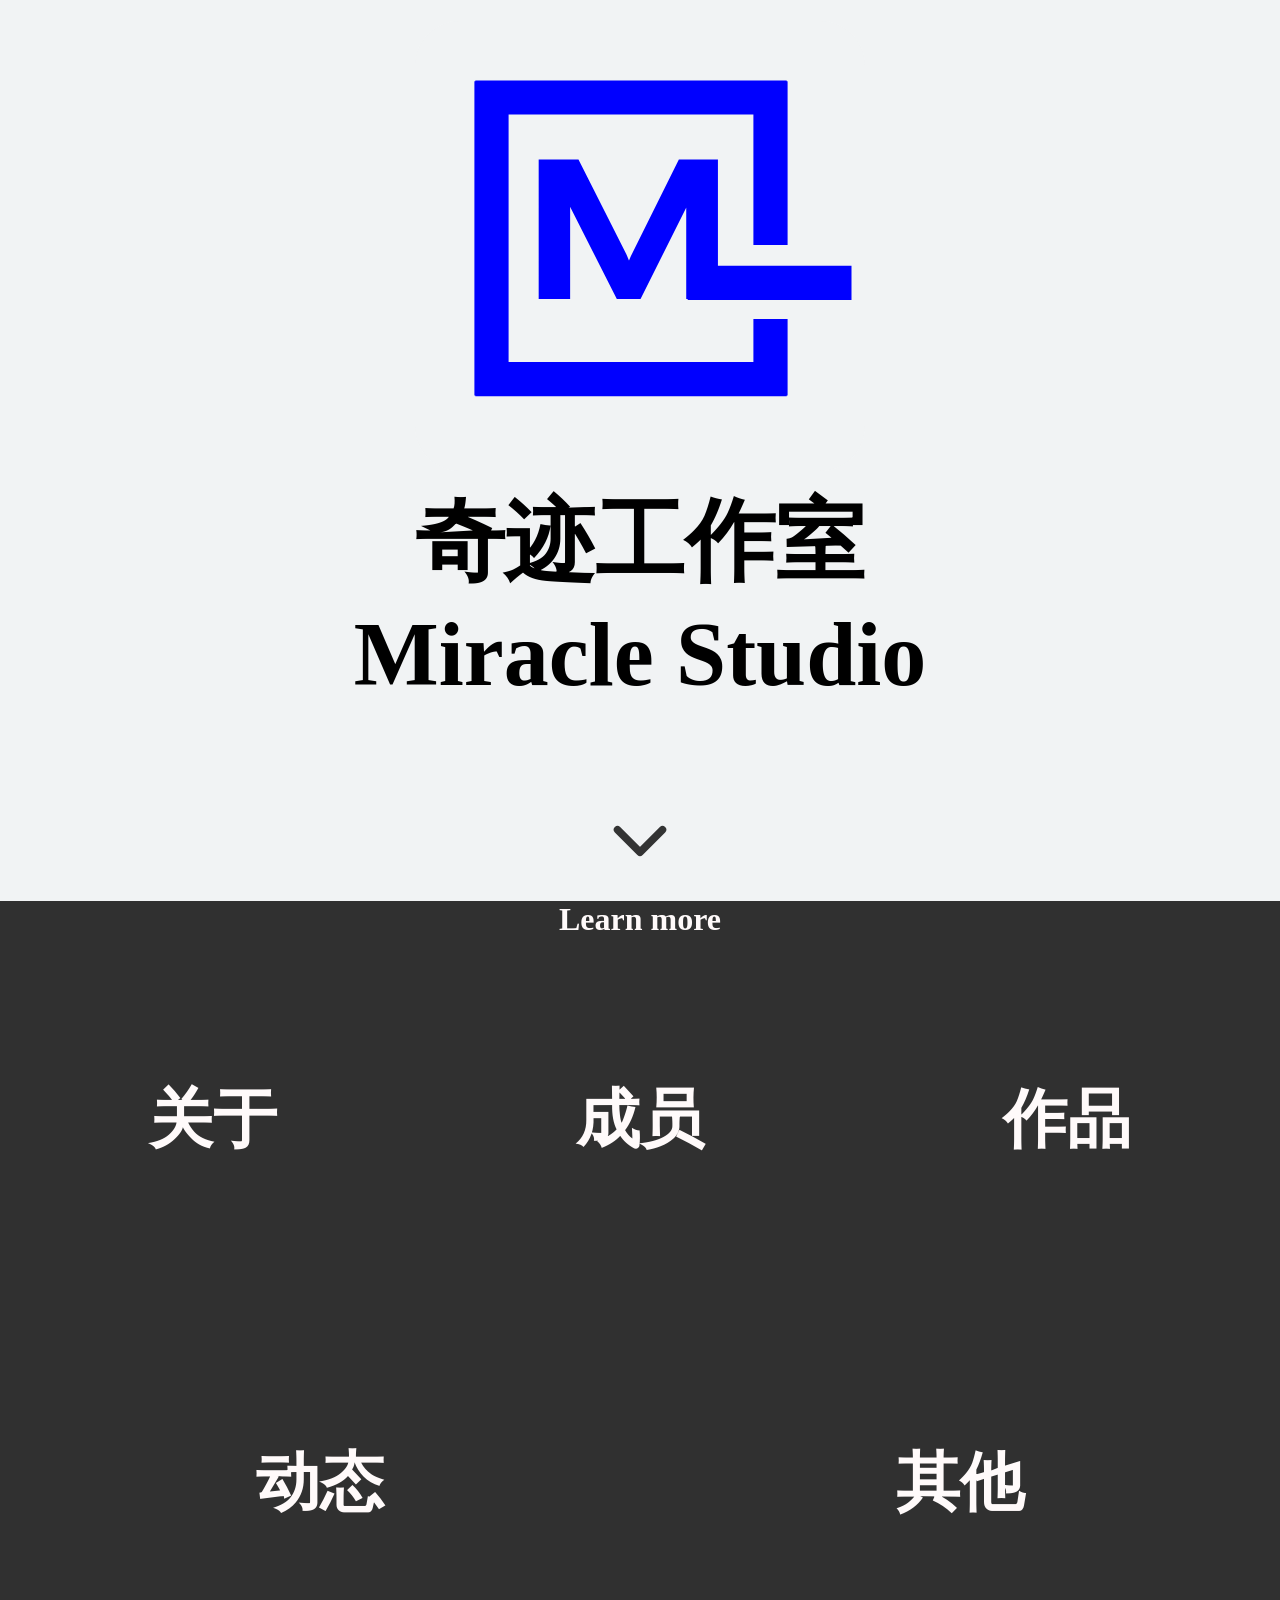
<file: index.html>
<!DOCTYPE html>
<html lang="zh-cn">

<head>
    <meta charset="UTF-8">
    <meta http-equiv="X-UA-Compatible" content="IE=edge">
    <meta name="viewport" content="width=device-width, initial-scale=1.0">
    <title>奇迹工作室</title>
    <link rel="icon" href="images/miracle-nobg.ico">
    <style>
        @keyframes start {
            0% {
                background-color: #000;
            }

            100% {
                background-color: #f1f3f4;
            }
        }

        * {
            margin: 0;
            padding: 0;
        }

        body {
            background-color: #f1f3f4;
        }

        body::-webkit-scrollbar,
        div::-webkit-scrollbar {
            display: none;
        }

        #logo img {
            display: block;
            background-color: #f1f3f4;
            margin: 10px;
            border-radius: 5vmin;
            transition: all .2s linear;
        }

        #logo img:hover {
            right: 5px;
            bottom: 5px;
            box-shadow: 10px 10px 20px #303030,
                inset 10px 10px 20px #fff;
        }

        #start {
            width: 100%;
            height: 100vh;
            display: flex;
            justify-content: center;
            align-items: center;
            flex-direction: column;
            animation: start 1s linear;
        }

        #start img {
            width: 50vmin;
        }

        .name {
            font-size: 10vmin;
            font-weight: bold;
            transition: all .2s linear;
        }

        .name:hover {
            text-shadow: 0 0 50px #000;
        }

        #menu img {
            width: 10vmin;
        }

        #content {
            width: 100%;
            background-color: #303030;
            border-top: #f1f3f4 solid 1px;
            color: #fffafa;
        }

        nav {
            display: flex;
            justify-content: space-around;
            align-items: center;
            flex-wrap: wrap;
        }

        nav a {
            display: inline-block;
            margin: 10px;
            padding: 2em;
            font-weight: bold;
            font-size: 5vw;
            font-family: fangsong;
            color: #fffafa;
            text-decoration: none;
            transition: all .2s linear;
            border-radius: 2em;
        }

        nav a:hover {
            box-shadow: inset 0 0 30px #fffafa;
        }
    </style>
</head>

<body>
    <div id="start">
        <div id="logo">
            <img src="images/miracle.svg" alt="奇迹工作室" />
        </div>
        <div class="name" style="font-family: fangsong;">
            奇迹工作室
        </div>
        <div class="name" style="font-family: 'Times New Roman';">
            Miracle&nbsp;Studio
        </div>
        <div style="margin-top: 10vmin;"><a href="#000"><img src="/images/arrow-down.svg" alt="↓" style="width: 10vmin;" /></a></div>
    </div>
    <div id="content">
        <h1 id="000" style="text-align: center;">Learn more</h1>
        <nav>
                <a href="info">关于</a>
                <a href="members">成员</a>
                <a href="works">作品</a>
                <a href="activities">动态</a>
                <a href="others">其他</a>
        </nav>
    </div>
    <script src="scripts/main.js"></script>
</body>

</html>
</file>
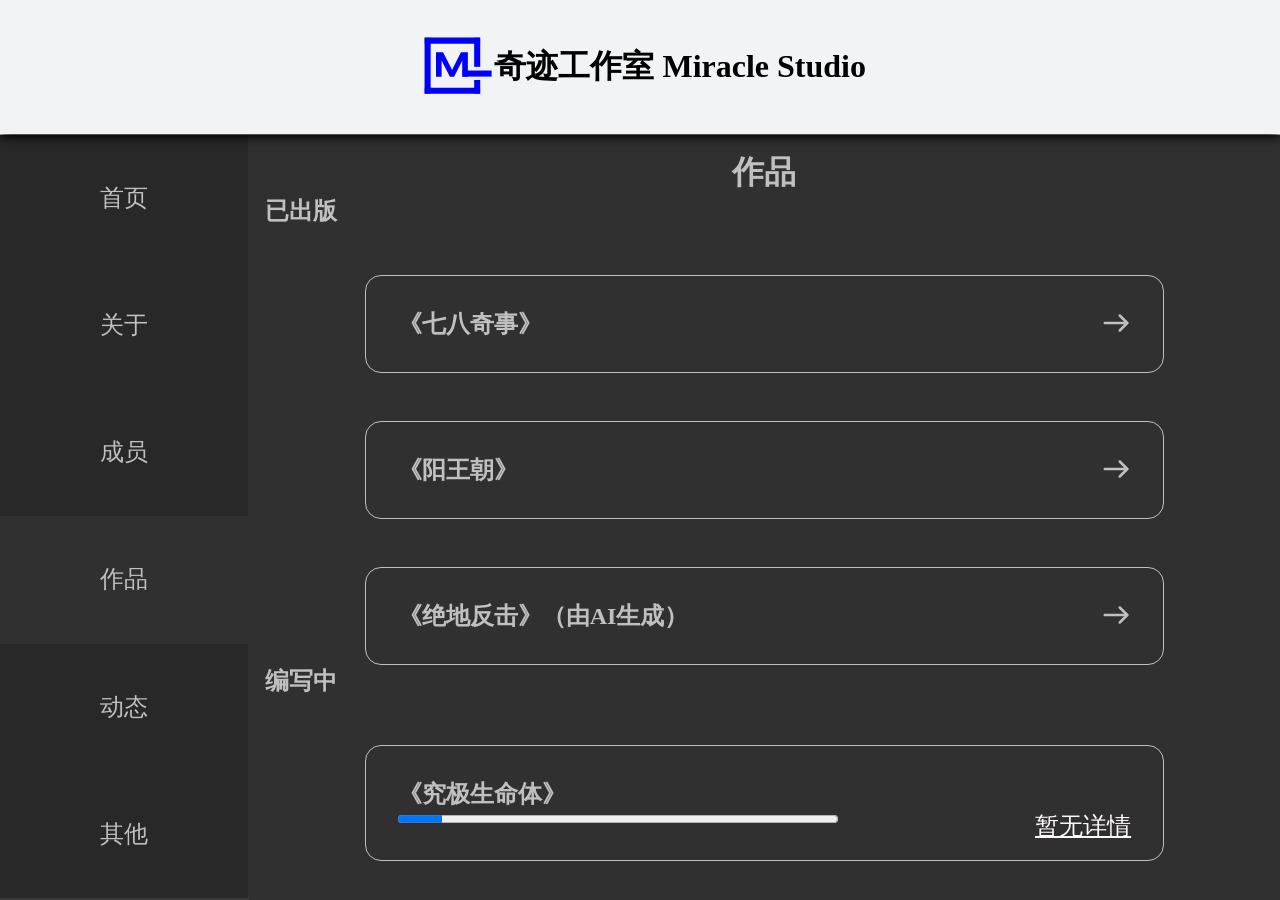
<file: works/index.html>
<!DOCTYPE html>
<html lang="zh-cn">

<head>
    <meta charset="UTF-8">
    <meta http-equiv="X-UA-Compatible" content="IE=edge">
    <meta name="viewport" content="width=device-width, initial-scale=1.0">
    <title>奇迹工作室</title>
    <link rel="icon" href="../images/miracle-nobg.ico">
    <link rel="stylesheet" href="../style/main.css">
    <style>
        nav a:nth-child(4) {
            background-color: #303030;
            border-right: 1px solid #303030;
            color: #c0c0c0;
        }

        #main {
            overflow: auto;
        }

        .details {
            margin-top: 3em;
            border-radius: 1em;
            padding: 2em;
            border: #c0c0c0 solid 1px;
            width: calc(80% - 4em - 2px);
            margin-left: 10%;
            margin-right: 10%;
            transition: background-color .2s linear;
        }

        .details:hover {
            background-color: #404040;
        }

        .details>h2 {
            display: inline-block;
        }

        .details progress {
            width: 60%;
        }

        .details a {
            float: right;
            text-decoration: underline;
            font-family: 宋体;
            font-size: 1.5em;
        }
    </style>
</head>

<body>
    <header>
        <div class="left">
            <img src="../images/miracle.svg" style="height: 60%;" />
            <h1 style="display: inline-block;">奇迹工作室&nbsp;<wbr />Miracle&nbsp;Studio</h1>
        </div>
        <div id="nav-phone"><img src="../images/nav-phone.svg" alt=""></div>
    </header>
    <div id="content">
        <nav>
            <a href="../.">首页</a>
            <a href="../info">关于</a>
            <a href="../members">成员</a>
            <a href="../works">作品</a>
            <a href="../activities">动态</a>
            <a href="../others">其他</a>
        </nav>
        <div id="main">
            <h1>作品</h1>
            <div id="done">
                <h2>已出版</h2>
                <div class="details">
                    <h2>《七八奇事》</h2>
                    <a href="01"><img src="../images/arrow-right.svg" alt="详情" /></a>
                </div>
                <div class="details">
                    <h2>《阳王朝》</h2>
                    <a href="02"><img src="../images/arrow-right.svg" alt="详情" /></a>
                </div>
                <div class="details">
                    <h2>《绝地反击》（由AI生成）</h2>
                    <a href="03"><img src="../images/arrow-right.svg" alt="详情" /></a>
                </div>
            </div>
            <div id="finishing">
                <h2>编写中</h2>
                <div class="details">
                    <h2>《究极生命体》</h2>
                    <br />
                    <progress value="10" max="100"></progress>
                    <a href="javascript:void">暂无详情</a>
                </div>
            </div>
        </div>
    </div>
    <div id="dark-bg-nav"></div>
    <script src="../scripts/main.js"></script>
    <div id="dark-bg-nav"></div>
</body>

</html>
</file>
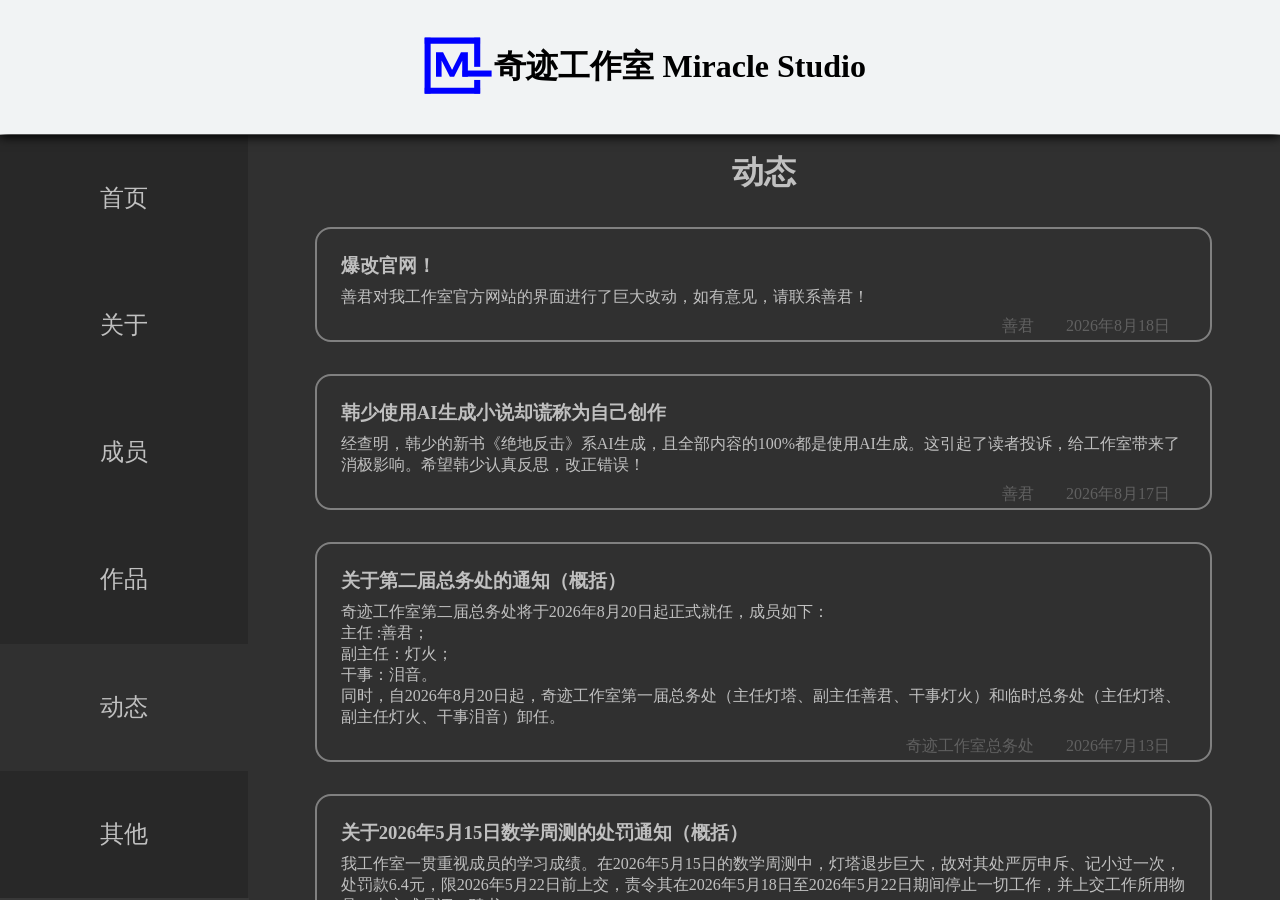
<file: activities.html>
<!DOCTYPE html>
<html lang="zh-cn">

<head>
    <meta charset="UTF-8">
    <meta http-equiv="X-UA-Compatible" content="IE=edge">
    <meta name="viewport" content="width=device-width, initial-scale=1.0">
    <title>奇迹工作室</title>
    <link rel="icon" href="images/miracle-nobg.ico">
    <link rel="stylesheet" href="style/main.css">
    <style>
        nav a:nth-child(5) {
            background-color: #303030;
            border-right: 1px solid #303030;
            color: #c0c0c0;
        }

        #acs {
            width: calc(90% - 2px);
            margin: 0 5%;
        }

        .ac {
            padding: 1.5em;
            border: #808080 solid 2px;
            border-radius: 1em;
            margin: 2em 0;
        }

        .ac .date,
        .ac .author {
            float: right;
            margin: 0 1em;
            color: #606060;
        }

        .ac .content {
            margin: .5em 0;
        }
    </style>
</head>

<body>
    <header>
        <div class="left">
            <img src="images/miracle.svg" style="height: 60%;" />
            <h1 style="display: inline-block;">奇迹工作室&nbsp;<wbr />Miracle&nbsp;Studio</h1>
        </div>
        <div id="nav-phone"><img src="images/nav-phone.svg" alt=""></div>
    </header>
    <div id="content">
        <nav>
            <a href="/.">首页</a>
            <a href="info">关于</a>
            <a href="members">成员</a>
            <a href="works">作品</a>
            <a href="activities">动态</a>
            <a href="others">其他</a>
        </nav>
        <div id="main">
            <h1>动态</h1>
            <div id="acs"></div>
        </div>
    </div>
    <div id="dark-bg-nav"></div>
    <script src="scripts/main.js"></script>
    <script>
        var acs = document.getElementById("acs");
        var xmlhttp = new XMLHttpRequest();
        xmlhttp.onreadystatechange = function () {
            if (this.readyState == 4 && this.status == 200) {
                var activities_content = JSON.parse(this.responseText);
                var items = activities_content.items;
                for (var i = items.length - 1; i >= 0; i--){
                    var title = document.createElement("h3");
                    var content = document.createElement("div");
                    var date = document.createElement("span");
                    var author = document.createElement("span");
                    title.setAttribute("class", "title");
                    content.setAttribute("class", "content");
                    date.setAttribute("class", "date");
                    author.setAttribute("class", "author");
                    title.innerHTML = items[i].title;
                    content.innerHTML = items[i].content;
                    date.innerHTML = items[i].date;
                    author.innerHTML = items[i].author;
                    var ac = document.createElement("div");
                    ac.setAttribute("class", "ac");
                    ac.appendChild(title);
                    ac.appendChild(content);
                    ac.appendChild(date);
                    ac.appendChild(author);
                    acs.appendChild(ac);
                }
            }
        };
        xmlhttp.open("GET", "activities_content.json", true);
        xmlhttp.send();
    </script>
</body>

</html>
</file>
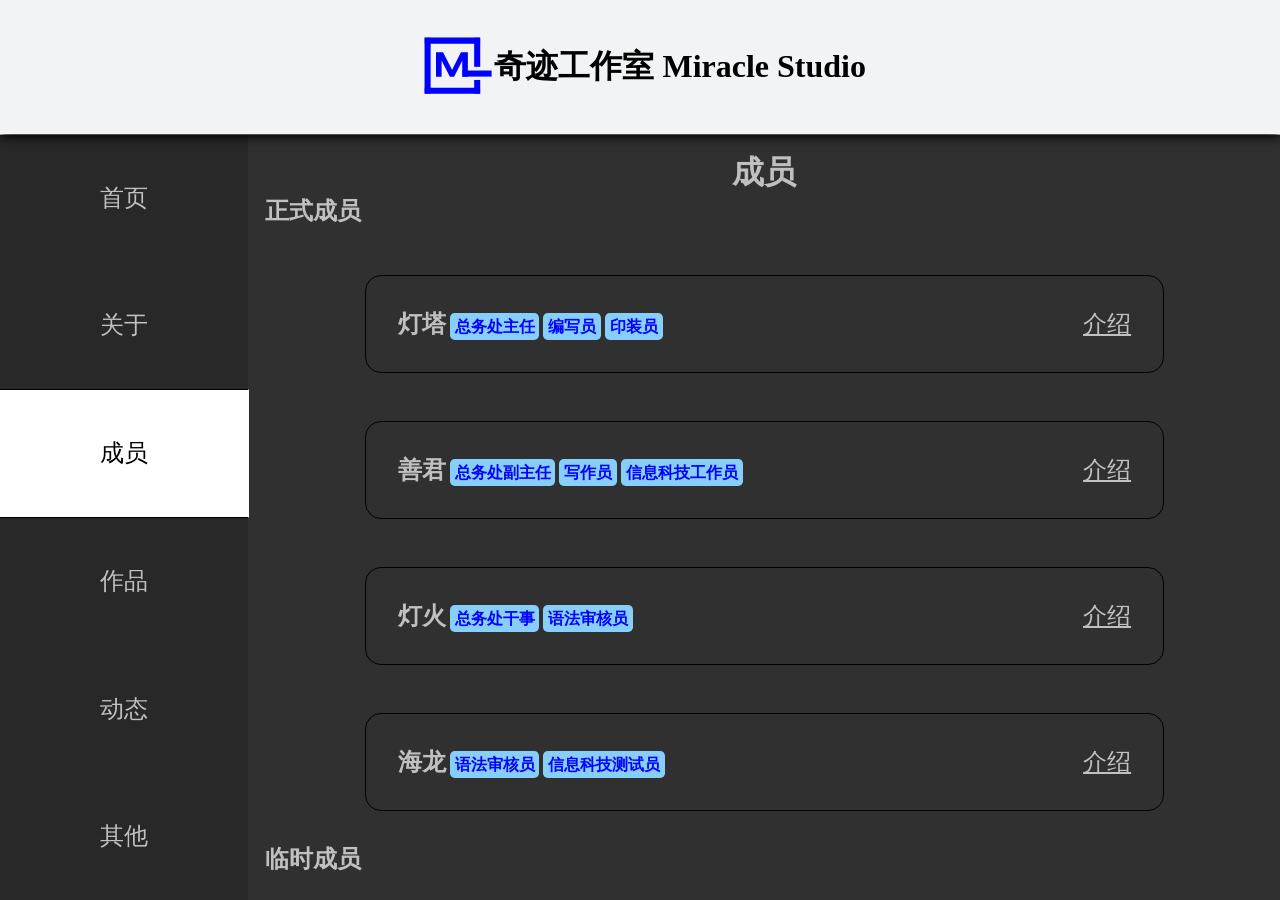
<file: charactors.html>
<!DOCTYPE html>
<html lang="zh-cn">

<head>
    <meta charset="UTF-8">
    <meta http-equiv="X-UA-Compatible" content="IE=edge">
    <meta name="viewport" content="width=device-width, initial-scale=1.0">
    <title>奇迹工作室</title>
    <link rel="icon" href="images/miracle-nobg.ico">
    <link rel="stylesheet" href="style/main.css">
    <style>
        nav a:nth-child(3) {
            background-color: white;
            border-bottom: 1px solid #000;
            border-top: 1px solid #000;
            border-right: 1px solid snow;
        }

        nav a:nth-child(3) {
            color: #000;
        }

        #main {
            overflow: auto;
        }

        #zs,
        #ls {
            width: 100%;
            margin-bottom: 2em;
        }

        .details {
            margin-top: 3em;
            border-radius: 1em;
            padding: 2em;
            border: #000 solid 1px;
            width: calc(80% - 4em - 2px);
            margin-left: 10%;
            margin-right: 10%;
            transition: background-color .2s linear;
        }

        .details:hover {
            background-color: #f0f0f0;
        }

        .details>h2 {
            display: inline-block;
        }

        .details>.zhiwei {
            font-weight: bold;
            color: #0000ff;
            background-color: #87cefa;
            padding: .3em;
            border-radius: .3em;
            font-family: 黑体;
        }

        .introductions {
            float: right;
            text-decoration: underline;
            font-family: 宋体;
            font-size: 1.5em;
        }

        .introductions:hover {
            font-weight: bold;
        }

        #window {
            position: absolute;
            top: 0;
            left: 0;
            display: none;
            width: 100%;
            height: 100%;
        }

        #window .bg {
            width: 100%;
            height: 100%;
            background-color: #00000080;
        }

        #window .win {
            position: absolute;
            top: 15%;
            left: 10%;
            width: calc(80% - 4em);
            height: calc(70% - 4em);
            padding:2em;
            background-color: #fffafa;
            border-radius: 3em;
            overflow: hidden;
        }

        .win .shut {
            padding: 0.5em;
            position: absolute;
            top: 2em;
            right: 2em;
            font-weight: bold;
        }

        .win .shut:hover {
            background-color: #f1f3f4;
            cursor: pointer;
        }

        .win .shut:active {
            background-color: #808080;
            color: #fff;
        }

        .win .shut img {
            width: 2em;
        }

        .win .zhiwei{
            font-family: 黑体;
            font-weight: bold;
            color: blue;
        }

        .win .content {
            font-family: 宋体;
            overflow-y: scroll;
            overflow-x: hidden;
            height: 80%;
        }

        .win .content table tr td {
            vertical-align: top;
        }
    </style>
</head>

<body>
    <header>
        <div class="left">
            <img src="images/miracle.svg" style="height: 60%;" />
            <h1 style="display: inline-block;">奇迹工作室&nbsp;<wbr />Miracle&nbsp;Studio</h1>
        </div>
        <div id="nav-phone"><img src="images/nav-phone.svg" alt=""></div>
    </header>
    <div id="content">
        <nav>
            <a href="index.html">首页</a>
            <a href="info.html">关于</a>
            <a href="charactors.html">成员</a>
            <a href="works.html">作品</a>
            <a href="activities.html">动态</a>
            <a href="others.html">其他</a>
        </nav>
        <div id="main">
            <h1>成员</h1>

            <div id="zs">
                <h2>正式成员</h2>
                <div class="details">
                    <h2>灯塔</h2>
                    <span class="zhiwei">总务处主任</span>
                    <span class="zhiwei">编写员</span>
                    <span class="zhiwei">印装员</span>
                    <span class="introductions" onclick="show(0)">介绍</span>
                </div>
                <div class="details">
                    <h2>善君</h2>
                    <span class="zhiwei">总务处副主任</span>
                    <span class="zhiwei">写作员</span>
                    <span class="zhiwei">信息科技工作员</span>
                    <span class="introductions" onclick="show(1)">介绍</span>
                </div>
                <div class="details">
                    <h2>灯火</h2>
                    <span class="zhiwei">总务处干事</span>
                    <span class="zhiwei">语法审核员</span>
                    <span class="introductions" onclick="show(2)">介绍</span>
                </div>
                <div class="details">
                    <h2>海龙</h2>
                    <span class="zhiwei">语法审核员</span>
                    <span class="zhiwei">信息科技测试员</span>
                    <span class="introductions" onclick="show(3)">介绍</span>
                </div>
            </div>
            <div id="ls">
                <h2>临时成员</h2>
                <div class="details">
                    <h2>韩少</h2>
                    <span class="zhiwei">印刷员</span>
                </div>
                <div class="details">
                    <h2>舟渡</h2>
                    <span class="zhiwei">写作员</span>
                </div>
                <div class="details">
                    <h2>泪音</h2>
                    <span class="zhiwei">文学指导</span>
                </div>
            </div>
        </div>
        <div id="window">
            <div class="bg" onclick="shut()"></div>
            <div class="win">
                <h1>灯塔</h1>
                <div class="shut" onclick="shut()"><img src="images/shut.svg" alt="" /></div>
                <div class="zhiwei">
                    总务处主任&nbsp;编写员&nbsp;印装员
                </div>
                <div class="content">
                    灯塔，本姓谢，2012年出生于山东青岛，原籍陕西渭南。
                    <table>
                        <tr>
                            <td>2024年9月</td>
                            <td>进入初中，与善君相识。</td>
                        </tr>
                        <tr>
                            <td>2024年10月</td>
                            <td>在善君的协助下创建奇迹工作室，成为奇迹工作室创始人。</td>
                        </tr>
                        <tr>
                            <td>2024年11月</td>
                            <td>为善君颁发临时聘书，聘其为临时编写员。</td>
                        </tr>
                        <tr>
                            <td>2024年9月至2025年1月</td>
                            <td>与善君共同完成奇迹工作室第一部书籍《七八奇事》，并使其成为灯塔代表作。</td>
                        </tr>
                        <tr>
                            <td>2025年5月</td>
                            <td>编写单篇文章《奇梦志》、《擒屎皇》，后不幸被善君丢失。</td>
                        </tr>
                        <tr>
                            <td>2025年10月</td>
                            <td>参与设计创意记事本《无字真经》。</td>
                        </tr>
                        <tr>
                            <td>2025年11月</td>
                            <td>主持设立“可信任人员”，共3人。</td>
                        </tr>
                        <tr>
                            <td>2025年11月</td>
                            <td>创立《奇迹报》，后因阅读人数过少发行5次后停刊</td>
                        </tr>
                        <tr>
                            <td>&nbsp;</td>
                            <td>计划《至德御批御览》，但因编写计划规模变大，改名《至德的斗争》，后持续扩大规模，最终定名《阳王朝》，灯塔担任该书主编。</td>
                        </tr>
                        <tr>
                            <td>2026年2月</td>
                            <td>邀请灯火成为《阳王朝》审核员。</td>
                        </tr>
                        <tr>
                            <td>2026年3月</td>
                            <td>批准善君为奇迹工作室制作官网的计划。</td>
                        </tr>
                        <tr>
                            <td>&nbsp;</td>
                            <td>为善君、灯火、韩少、啥笔（后改为海龙）颁发临时聘书，聘韩少为工作室助理，啥笔（海龙）为官方网站审核员。（灯火、善君职位详见其介绍）</td>
                        </tr>
                        <tr>
                            <td>2026年4月</td>
                            <td>为善君、灯火颁发正式成员证，使他们成为奇迹工作室正式成员；为泪音颁发临时聘书，聘其为文学审核员；增加冷雾为信任人员。</td>
                        </tr>
                        <tr>
                            <td>目前</td>
                            <td>《阳王朝》一书正在编写。</td>
                        </tr>
                    </table>
                </div>
            </div>
            <div class="win">
                <h1>善君</h1>
                <div class="shut" onclick="shut()"><img src="images/shut.svg" alt="" /></div>
                <div class="zhiwei">
                    总务处副主任&nbsp;信息科技工作员
                </div>
                <div class="content">
                    善君，本姓孙，2012年4月出生于山东日照，后至青岛就读。
                    <table>
                        <tr>
                            <td>2024年9月</td>
                            <td>与灯塔相识。</td>
                        </tr>
                        <tr>
                            <td>2024年10月</td>
                            <td>协助灯塔创立编写组织奇迹工作室。</td>
                        </tr>
                        <tr>
                            <td>2024年11月</td>
                            <td>灯塔为其颁发临时聘书，聘其为临时编写员。</td>
                        </tr>
                        <tr>
                            <td>2024年9月至2025年1月</td>
                            <td>与灯塔一起完成奇迹工作室第一部书籍《七八奇事》。《七八奇事》为其代表作。</td>
                        </tr>
                        <tr>
                            <td>2025年9月</td>
                            <td>创立《八八周报》，但由于无时间写作等原因发行一次后停刊。</td>
                        </tr>
                        <tr>
                            <td>2025年10月</td>
                            <td>设计创意记事本《无字真经》。</td>
                        </tr>
                        <tr>
                            <td>2025年12月</td>
                            <td>参与编写由灯塔创立的《奇迹报》，但由于无人阅览等原因，发行五次后被迫停刊。</td>
                        </tr>
                        <tr>
                            <td>2026年1月</td>
                            <td>编写《灯塔传》。</td>
                        </tr>
                        <tr>
                            <td>2026年3月</td>
                            <td>提议制作奇迹工作室官方网站，灯塔同月批准其执行，最终于2026年5月5日完成。</td>
                        </tr>
                    </table>  
                </div>
            </div>
            <div class="win">
                <h1>灯火</h1>
                <div class="shut" onclick="shut()"><img src="images/shut.svg" alt="" /></div>
                <div class="zhiwei">
                    语法审核员
                </div>
                <div class="content">
                    灯火，男，本姓赵，2012年生人。
                    <table>
                        <tr>
                            <td>2024年9月</td>
                            <td>与灯塔、善君等人相识。</td>
                        </tr>
                        <tr>
                            <td>2025年9月</td>
                            <td>被灯塔列入第一批信任人员名单，加入奇迹工作室。</td>
                        </tr>
                        <tr>
                            <td>2025年10月</td>
                            <td>参与设计创意记事本《无字真经》。</td>
                        </tr>
                        <tr>
                            <td>2026年4月</td>
                            <td>审核灯塔编写的中篇小说《阳王朝》。</td>
                        </tr>
                        <tr>
                            <td>&nbsp;</td>
                            <td>成为本工作室正式成员。</td>
                        </tr>
                    </table>
                </div>
            </div>
            <div class="win">
                <h1>海龙</h1>
                <div class="shut" onclick="shut()"><img src="images/shut.svg" alt="" /></div>
                <div class="zhiwei">
                    语法审核员
                </div>
                <div class="content">
                    海龙，男，本姓王，2012年3月生于山东日照。此人勤奋好学，成绩甚优异，平日开朗。身高，长发掩目。他不仅学习好，体育亦优秀，跑甚快，精于篮球。
                    <table>
                        <tr>
                            <td>2024年9月</td>
                            <td>与灯塔、善君等人相识。</td>
                        </tr>
                        <tr>
                            <td>2025年9月</td>
                            <td>被灯塔列入第一批信任人员名单，加入奇迹工作室。</td>
                        </tr>
                        <tr>
                            <td>2025年10月</td>
                            <td>参与设计创意记事本《无字真经》。</td>
                        </tr>
                        <tr>
                            <td>2026年3月</td>
                            <td>成为善君开发的本工作室官方网站测试员。</td>
                        </tr>
                        <tr>
                            <td>2026年4月</td>
                            <td>审核灯塔编写的中篇小说《阳王朝》。</td>
                        </tr>
                        <tr>
                            <td>&nbsp;</td>
                            <td>成为本工作室临时成员。</td>
                        </tr>
                        <tr>
                            <td>2026年5月</td>
                            <td>申请成为本工作室正式成员，获总务处批准，成为正式成员。</td>
                        </tr>
                    </table>
                </div>
            </div>
        </div>
    </div>
    <script>
        function show(n){
            var win = document.getElementById("window");
            var wins = document.getElementsByClassName("win");
            win.style.display = "block";
            wins[n].style.display = "block";
            for (var i = 0; i < wins.length; i++){
                if (i == n){
                    continue;
                } else {
                    wins[i].style.display = "none";
                }
            }
        }

        function shut(){
            document.getElementById("window").style.display = "none";
        }
    </script>
    <div id="dark-bg-nav"></div>
    <script src="scripts/main.js"></script>
</body>

</html>
</file>
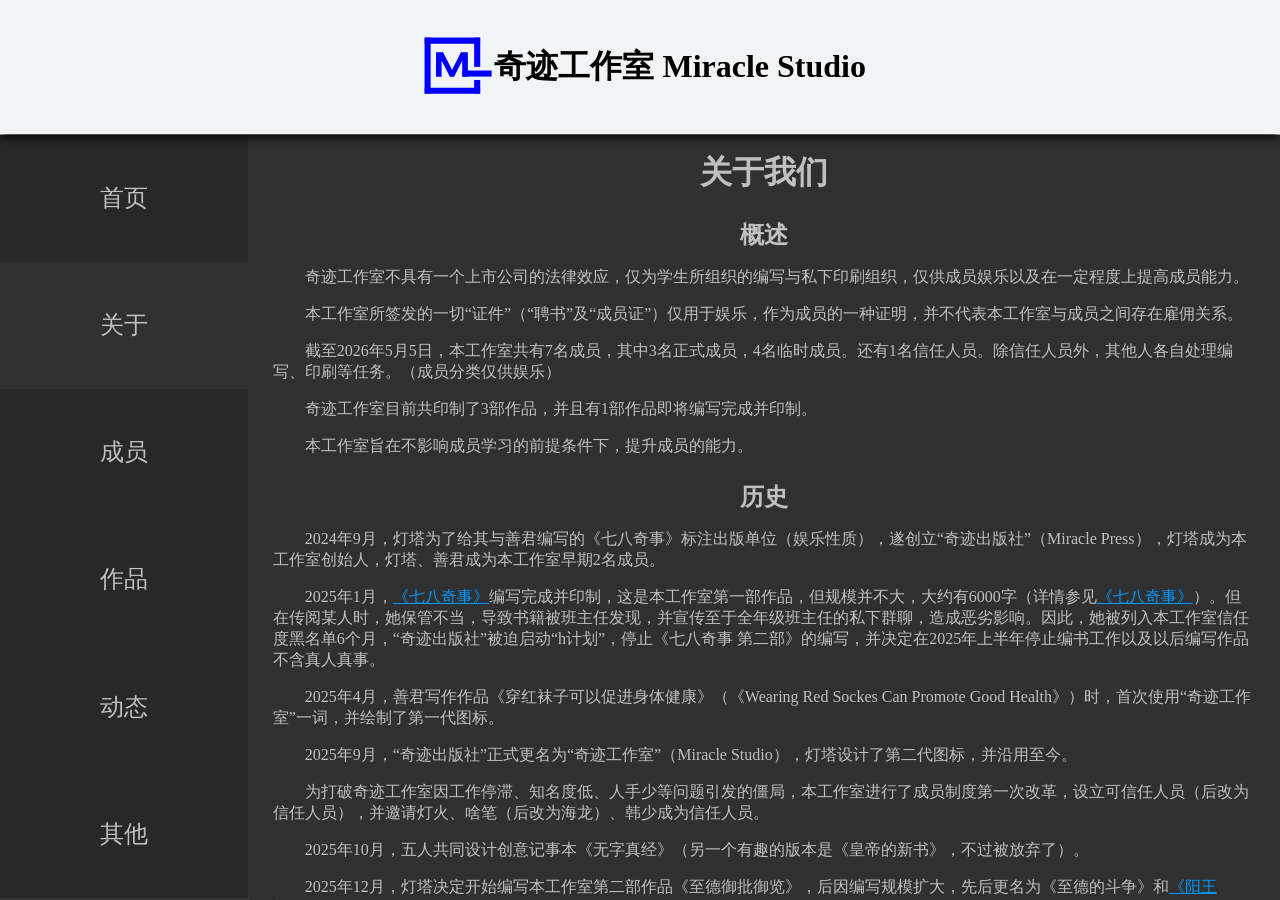
<file: info.html>
<!DOCTYPE html>
<html lang="zh-cn">
<head>
    <meta charset="UTF-8">
    <meta http-equiv="X-UA-Compatible" content="IE=edge">
    <meta name="viewport" content="width=device-width, initial-scale=1.0">
    <title>奇迹工作室</title>
    <link rel="icon" href="images/miracle-nobg.ico">
    <link rel="stylesheet" href="style/main.css">
    <style>
        nav a:nth-child(2){
            background-color: #303030;
            border-right: 1px solid #303030;
            color: #c0c0c0;
        }

        h2 {
            text-align: center;
        }

        p {
            margin: 1em .5em;
            text-indent: 2em;
        }

        p a {
            text-decoration: underline;
            color: #09f;
        }
    </style>
</head>
<body>
    <header>
        <div class="left">
            <img src="images/miracle.svg" style="height: 60%;" />
            <h1 style="display: inline-block;">奇迹工作室&nbsp;<wbr />Miracle&nbsp;Studio</h1>
        </div>
        <div id="nav-phone"><img src="images/nav-phone.svg" alt=""></div>
    </header>
    <div id="content">
        <nav>
            <a href="/.">首页</a>
            <a href="info">关于</a>
            <a href="members">成员</a>
            <a href="works">作品</a>
            <a href="activities">动态</a>
            <a href="others">其他</a>
        </nav>
        <div id="main">
            <h1>关于我们</h1>
            <h2>概述</h2>
            <p>奇迹工作室不具有一个上市公司的法律效应，仅为学生所组织的编写与私下印刷组织，仅供成员娱乐以及在一定程度上提高成员能力。</p>
            <p>本工作室所签发的一切“证件”（“聘书”及“成员证”）仅用于娱乐，作为成员的一种证明，并不代表本工作室与成员之间存在雇佣关系。</p> 
            <p>截至2026年5月5日，本工作室共有7名成员，其中3名正式成员，4名临时成员。还有1名信任人员。除信任人员外，其他人各自处理编写、印刷等任务。（成员分类仅供娱乐）</p> 
            <p>奇迹工作室目前共印制了3部作品，并且有1部作品即将编写完成并印制。</p> 
            <p>本工作室旨在不影响成员学习的前提条件下，提升成员的能力。</p> 
            <h2>历史</h2>
            <p>2024年9月，灯塔为了给其与善君编写的《七八奇事》标注出版单位（娱乐性质），遂创立“奇迹出版社”（Miracle Press），灯塔成为本工作室创始人，灯塔、善君成为本工作室早期2名成员。</p> 
            <p>2025年1月，<a href="works/01">《七八奇事》</a>编写完成并印制，这是本工作室第一部作品，但规模并不大，大约有6000字（详情参见<a href="works/01">《七八奇事》</a>）。但在传阅某人时，她保管不当，导致书籍被班主任发现，并宣传至于全年级班主任的私下群聊，造成恶劣影响。因此，她被列入本工作室信任度黑名单6个月，“奇迹出版社”被迫启动“h计划”，停止《七八奇事 第二部》的编写，并决定在2025年上半年停止编书工作以及以后编写作品不含真人真事。</p> 
            <p>2025年4月，善君写作作品《穿红袜子可以促进身体健康》（《Wearing Red Sockes Can Promote Good Health》）时，首次使用“奇迹工作室”一词，并绘制了第一代图标。</p> 
            <p>2025年9月，“奇迹出版社”正式更名为“奇迹工作室”（Miracle Studio），灯塔设计了第二代图标，并沿用至今。</p> 
            <p>为打破奇迹工作室因工作停滞、知名度低、人手少等问题引发的僵局，本工作室进行了成员制度第一次改革，设立可信任人员（后改为信任人员），并邀请灯火、啥笔（后改为海龙）、韩少成为信任人员。</p> 
            <p>2025年10月，五人共同设计创意记事本《无字真经》（另一个有趣的版本是《皇帝的新书》，不过被放弃了）。</p> 
            <p>2025年12月，灯塔决定开始编写本工作室第二部作品《至德御批御览》，后因编写规模扩大，先后更名为《至德的斗争》和<a href="works/02">《阳王朝》。</a></p> 
            <p>2026年3月，由于本工作室知名度提高，舟渡以超越灯塔为目标，加入奇迹工作室，并开始进行本工作室第三部作品《究极生命体》的编写。同月，善君开始进行官方网站开发。</p> 
            <p>2026年4月，泪音、冷雾加入奇迹工作室。由于人数增多，工作室对成员制度进行了第二次改革，设立正式成员、临时成员和信任人员，并分别签发“证件”。同月，完成《奇迹工作室规章制度》。</p> 
        </div>
    </div>
    <div id="dark-bg-nav"></div>
    <script src="scripts/main.js"></script>
</body>
</html>
</file>
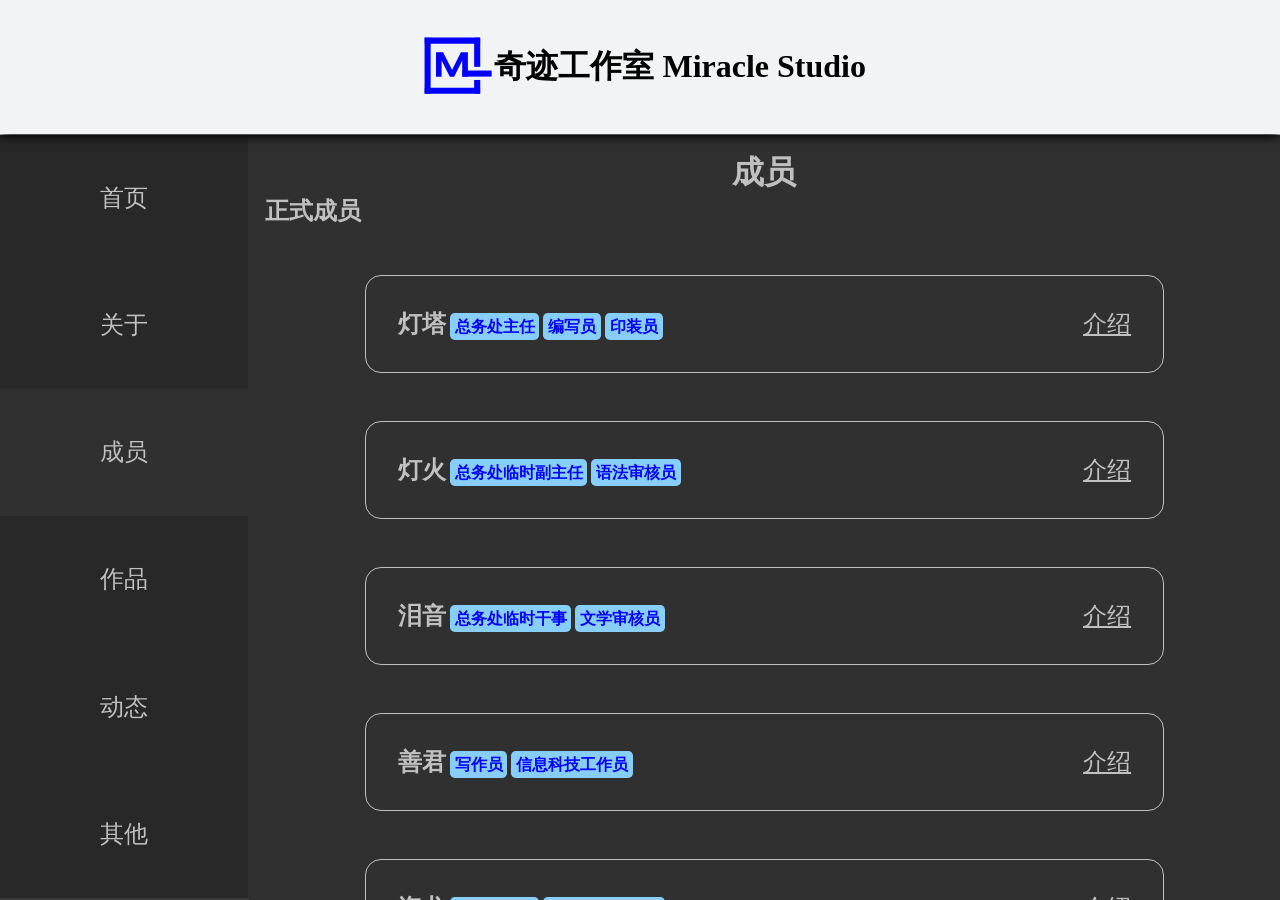
<file: members.html>
<!DOCTYPE html>
<html lang="zh-cn">

<head>
    <meta charset="UTF-8">
    <meta http-equiv="X-UA-Compatible" content="IE=edge">
    <meta name="viewport" content="width=device-width, initial-scale=1.0">
    <title>奇迹工作室</title>
    <link rel="icon" href="images/miracle-nobg.ico">
    <link rel="stylesheet" href="style/main.css">
    <style>
        nav a:nth-child(3) {
            background-color: #303030;
            border-right: 1px solid #303030;
            color: #c0c0c0;
        }

        #main {
            overflow: auto;
        }

        #zs,
        #ls {
            width: 100%;
            margin-bottom: 2em;
        }

        .details {
            margin-top: 3em;
            border-radius: 1em;
            padding: 2em;
            border: #c0c0c0 solid 1px;
            width: calc(80% - 4em - 2px);
            margin-left: 10%;
            margin-right: 10%;
            transition: background-color .2s linear;
        }

        .details:hover {        
            background-color: #404040;
        }

        .details>h2 {
            display: inline-block;
        }

        .details>.zhiwei {
            font-weight: bold;
            color: #0000ff;
            background-color: #87cefa;
            padding: .3em;
            border-radius: .3em;
            font-family: 黑体;
        }

        .introductions {
            float: right;
            text-decoration: underline;
            font-family: 宋体;
            font-size: 1.5em;
            cursor: pointer;
        }

        .introductions:hover {
            font-weight: bold;
        }

        #window {
            position: absolute;
            top: 0;
            left: 0;
            display: none;
            width: 100%;
            height: 100%;
        }

        #window .bg {
            width: 100%;
            height: 100%;
            background-color: #00000080;
        }

        #window .win {
            position: absolute;
            top: 15%;
            left: 10%;
            width: calc(80% - 4em);
            height: calc(70% - 4em);
            padding:2em;
            background-color: #303030;
            border-radius: 3em;
            overflow: hidden;
            color: #c0c0c0;
        }

        .win .shut {
            padding: 0.5em;
            position: absolute;
            top: 2em;
            right: 2em;
            font-weight: bold;
        }

        .win .shut:hover {
            background-color: #404040;
            cursor: pointer;
        }

        .win .shut:active {
            background-color: #808080;
            color: #404040;
        }

        .win .shut img {
            width: 2em;
        }

        .win .zhiwei{
            font-family: 黑体;
            font-weight: bold;
            color: #7fffd4;
        }

        .win .content {
            font-family: 宋体;
            overflow-y: scroll;
            overflow-x: hidden;
            height: 80%;
        }

        .win .content table tr td {
            vertical-align: top;
        }
    </style>
</head>

<body>
    <header>
        <div class="left">
            <img src="images/miracle.svg" style="height: 60%;" />
            <h1 style="display: inline-block;">奇迹工作室&nbsp;<wbr />Miracle&nbsp;Studio</h1>
        </div>
        <div id="nav-phone"><img src="images/nav-phone.svg" alt=""></div>
    </header>
    <div id="content">
        <nav>
            <a href="/.">首页</a>
            <a href="info">关于</a>
            <a href="members">成员</a>
            <a href="works">作品</a>
            <a href="activities">动态</a>
            <a href="others">其他</a>
        </nav>
        <div id="main">
            <h1>成员</h1>

            <div id="zs">
                <h2>正式成员</h2>
                <div class="details">
                    <h2>灯塔</h2>
                    <span class="zhiwei">总务处主任</span>
                    <span class="zhiwei">编写员</span>
                    <span class="zhiwei">印装员</span>
                    <span class="introductions" onclick="show(0)">介绍</span>
                </div>
                <div class="details">
                    <h2>灯火</h2>
                    <span class="zhiwei">总务处临时副主任</span>
                    <span class="zhiwei">语法审核员</span>
                    <span class="introductions" onclick="show(2)">介绍</span>
                </div>
                <div class="details">
                    <h2>泪音</h2>
                    <span class="zhiwei">总务处临时干事</span>
                    <span class="zhiwei">文学审核员</span>
                    <span class="introductions" onclick="show(4)">介绍</span>
                </div>
                <div class="details">
                    <h2>善君</h2>
                    <span class="zhiwei">写作员</span>
                    <span class="zhiwei">信息科技工作员</span>
                    <span class="introductions" onclick="show(1)">介绍</span>
                </div>
                <div class="details">
                    <h2>海龙</h2>
                    <span class="zhiwei">语法审核员</span>
                    <span class="zhiwei">信息科技测试员</span>
                    <span class="introductions" onclick="show(3)">介绍</span>
                </div>
                <div class="details">
                    <h2>舟渡</h2>
                    <span class="zhiwei">写作员</span>
                    <span class="introductions" onclick="show(5)">介绍</span>
                </div>
            </div>
            <div id="ls">
                <h2>临时成员</h2>
                <div class="details">
                    <h2>韩少</h2>
                    <span class="zhiwei">印刷员</span>
                </div>   
            </div>
        </div>
        <div id="window">
            <div class="bg" onclick="shut()"></div>
            <div class="win">
                <h1>灯塔</h1>
                <div class="shut" onclick="shut()"><img src="images/shut.svg" alt="" /></div>
                <div class="zhiwei">
                    总务处主任&nbsp;编写员&nbsp;印装员
                </div>
                <div class="content">
                    灯塔，本姓谢，2012年出生于山东青岛，原籍陕西渭南。
                    <table>
                        <tr>
                            <td>2024年9月</td>
                            <td>进入初中，与善君相识。</td>
                        </tr>
                        <tr>
                            <td>2024年10月</td>
                            <td>在善君的协助下创建奇迹工作室，成为奇迹工作室创始人。</td>
                        </tr>
                        <tr>
                            <td>2024年11月</td>
                            <td>为善君颁发临时聘书，聘其为临时编写员。</td>
                        </tr>
                        <tr>
                            <td>2024年9月至2025年1月</td>
                            <td>与善君共同完成奇迹工作室第一部书籍《七八奇事》，并使其成为灯塔代表作。</td>
                        </tr>
                        <tr>
                            <td>2025年5月</td>
                            <td>编写单篇文章《奇梦志》、《擒屎皇》，后不幸被善君丢失。</td>
                        </tr>
                        <tr>
                            <td>2025年10月</td>
                            <td>参与设计创意记事本《无字真经》。</td>
                        </tr>
                        <tr>
                            <td>2025年11月</td>
                            <td>主持设立“可信任人员”，共3人。</td>
                        </tr>
                        <tr>
                            <td>2025年11月</td>
                            <td>创立《奇迹报》，后因阅读人数过少发行5次后停刊</td>
                        </tr>
                        <tr>
                            <td>&nbsp;</td>
                            <td>计划《至德御批御览》，但因编写计划规模变大，改名《至德的斗争》，后持续扩大规模，最终定名《阳王朝》，灯塔担任该书主编。</td>
                        </tr>
                        <tr>
                            <td>2026年2月</td>
                            <td>邀请灯火成为《阳王朝》审核员。</td>
                        </tr>
                        <tr>
                            <td>2026年3月</td>
                            <td>批准善君为奇迹工作室制作官网的计划。</td>
                        </tr>
                        <tr>
                            <td>&nbsp;</td>
                            <td>为善君、灯火、韩少、啥笔（后改为海龙）颁发临时聘书，聘韩少为工作室助理，啥笔（海龙）为官方网站审核员。（灯火、善君职位详见其介绍）</td>
                        </tr>
                        <tr>
                            <td>2026年4月</td>
                            <td>为善君、灯火颁发正式成员证，使他们成为奇迹工作室正式成员；为泪音颁发临时聘书，聘其为文学审核员；增加冷雾为信任人员。</td>
                        </tr>
                        <tr>
                            <td>目前</td>
                            <td>《阳王朝》一书正在编写。</td>
                        </tr>
                    </table>
                </div>
            </div>
            <div class="win">
                <h1>善君</h1>
                <div class="shut" onclick="shut()"><img src="images/shut.svg" alt="" /></div>
                <div class="zhiwei">
                    写作员&nbsp;信息科技工作员
                </div>
                <div class="content">
                    善君，本姓孙，2012年4月出生于山东日照，后至青岛就读。
                    <table>
                        <tr>
                            <td>2024年9月</td>
                            <td>与灯塔相识。</td>
                        </tr>
                        <tr>
                            <td>2024年10月</td>
                            <td>协助灯塔创立编写组织奇迹工作室。</td>
                        </tr>
                        <tr>
                            <td>2024年11月</td>
                            <td>灯塔为其颁发临时聘书，聘其为临时编写员。</td>
                        </tr>
                        <tr>
                            <td>2024年9月至2025年1月</td>
                            <td>与灯塔一起完成奇迹工作室第一部书籍《七八奇事》。《七八奇事》为其代表作。</td>
                        </tr>
                        <tr>
                            <td>2025年9月</td>
                            <td>创立《八八周报》，但由于无时间写作等原因发行一次后停刊。</td>
                        </tr>
                        <tr>
                            <td>2025年10月</td>
                            <td>设计创意记事本《无字真经》。</td>
                        </tr>
                        <tr>
                            <td>2025年12月</td>
                            <td>参与编写由灯塔创立的《奇迹报》，但由于无人阅览等原因，发行五次后被迫停刊。</td>
                        </tr>
                        <tr>
                            <td>2026年1月</td>
                            <td>编写《灯塔传》。</td>
                        </tr>
                        <tr>
                            <td>2026年3月</td>
                            <td>提议制作奇迹工作室官方网站，灯塔同月批准其执行，最终于2026年5月5日完成。</td>
                        </tr>
                    </table>  
                </div>
            </div>
            <div class="win">
                <h1>灯火</h1>
                <div class="shut" onclick="shut()"><img src="images/shut.svg" alt="" /></div>
                <div class="zhiwei">
                    总务处临时副主任&nbsp;语法审核员
                </div>
                <div class="content">
                    灯火，男，本姓赵，2012年生人。
                    <table>
                        <tr>
                            <td>2024年9月</td>
                            <td>与灯塔、善君等人相识。</td>
                        </tr>
                        <tr>
                            <td>2025年9月</td>
                            <td>被灯塔列入第一批信任人员名单，加入奇迹工作室。</td>
                        </tr>
                        <tr>
                            <td>2025年10月</td>
                            <td>参与设计创意记事本《无字真经》。</td>
                        </tr>
                        <tr>
                            <td>2026年4月</td>
                            <td>审核灯塔编写的中篇小说《阳王朝》。</td>
                        </tr>
                        <tr>
                            <td>&nbsp;</td>
                            <td>成为本工作室正式成员。</td>
                        </tr>
                    </table>
                </div>
            </div>
            <div class="win">
                <h1>海龙</h1>
                <div class="shut" onclick="shut()"><img src="images/shut.svg" alt="" /></div>
                <div class="zhiwei">
                    语法审核员
                </div>
                <div class="content">
                    海龙，男，本姓王，2012年3月生于山东日照。此人勤奋好学，成绩甚优异，平日开朗。身高，长发掩目。他不仅学习好，体育亦优秀，跑甚快，精于篮球。
                    <table>
                        <tr>
                            <td>2024年9月</td>
                            <td>与灯塔、善君等人相识。</td>
                        </tr>
                        <tr>
                            <td>2025年9月</td>
                            <td>被灯塔列入第一批信任人员名单，加入奇迹工作室。</td>
                        </tr>
                        <tr>
                            <td>2025年10月</td>
                            <td>参与设计创意记事本《无字真经》。</td>
                        </tr>
                        <tr>
                            <td>2026年3月</td>
                            <td>成为善君开发的本工作室官方网站测试员。</td>
                        </tr>
                        <tr>
                            <td>2026年4月</td>
                            <td>审核灯塔编写的中篇小说《阳王朝》。</td>
                        </tr>
                        <tr>
                            <td>&nbsp;</td>
                            <td>成为本工作室临时成员。</td>
                        </tr>
                        <tr>
                            <td>2026年5月</td>
                            <td>申请成为本工作室正式成员，获总务处批准，成为正式成员。</td>
                        </tr>
                    </table>
                </div>
            </div>
            <div class="win">
                <h1>泪音</h1>
                <div class="shut" onclick="shut()"><img src="images/shut.svg" alt="" /></div>
                <div class="zhiwei">
                    总务处临时干事&nbsp;文学审核员
                </div>
                <div class="content">
                    泪音，女，本姓王。
                    <table>
                        <tr>
                            <td>未完待续</td>
                            <td></td>
                        </tr>
                    </table>
                </div>
            </div>
            <div class="win">
                <h1>舟渡</h1>
                <div class="shut" onclick="shut()"><img src="images/shut.svg" alt="" /></div>
                <div class="zhiwei">
                    写作员
                </div>
                <div class="content">
                    舟渡，男，本姓孙，2012年生人。
                    <table>
                        <tr>
                            <td>未完待续</td>
                            <td></td>
                        </tr>
                    </table>
                </div>
            </div>
        </div>
    </div>
    <script>
        function show(n){
            var win = document.getElementById("window");
            var wins = document.getElementsByClassName("win");
            win.style.display = "block";
            wins[n].style.display = "block";
            for (var i = 0; i < wins.length; i++){
                if (i == n){
                    continue;
                } else {
                    wins[i].style.display = "none";
                }
            }
        }

        function shut(){
            document.getElementById("window").style.display = "none";
        }
    </script>
    <div id="dark-bg-nav"></div>
    <script src="scripts/main.js"></script>
</body>

</html>
</file>
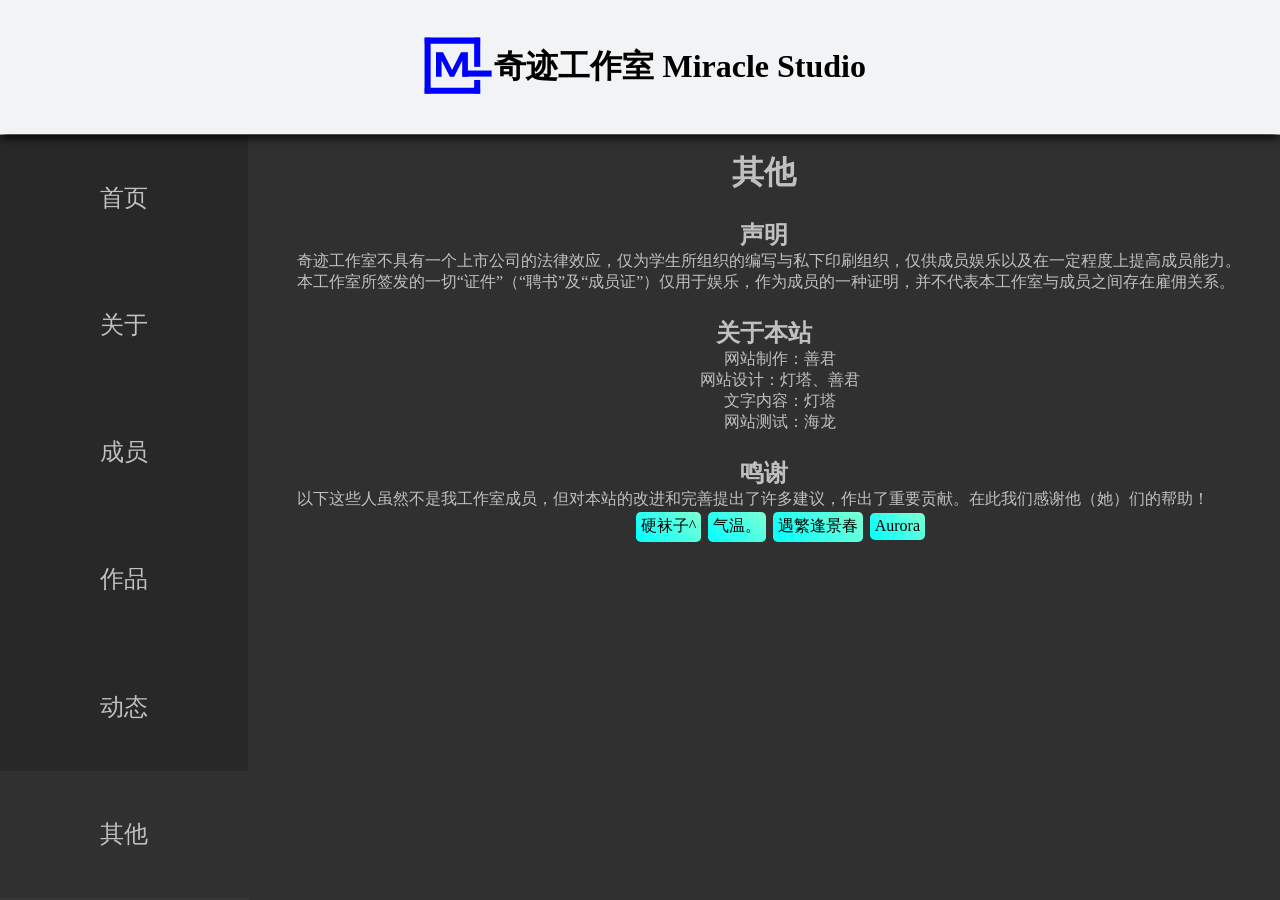
<file: others.html>
<!DOCTYPE html>
<html lang="zh-cn">
<head>
    <meta charset="UTF-8">
    <meta http-equiv="X-UA-Compatible" content="IE=edge">
    <meta name="viewport" content="width=device-width, initial-scale=1.0">
    <title>奇迹工作室</title>
    <link rel="icon" href="images/miracle-nobg.ico">
    <link rel="stylesheet" href="style/main.css">
    <style>
        nav a:nth-child(6){
            background-color: #303030;
            border-right: 1px solid #303030;
            color: #c0c0c0;
        }

        .thank-name {
            display: inline-block;
            margin: .1em;
            padding: .3em;
            border-radius: .3em;
            background: linear-gradient(45deg, #00ffff, #7fffd4);
            text-indent: 0;
            color: #000;
        }

        h2 {
            text-align: center;
        }

        p {
            text-indent: 2em;
        }
    </style>
</head>
<body>
    <header>
        <div class="left">
            <img src="images/miracle.svg" style="height: 60%;" />
            <h1 style="display: inline-block;">奇迹工作室&nbsp;<wbr />Miracle&nbsp;Studio</h1>
        </div>
        <div id="nav-phone"><img src="images/nav-phone.svg" alt=""></div>
    </header>
    <div id="content">
        <nav>
            <a href="/.">首页</a>
            <a href="info">关于</a>
            <a href="members">成员</a>
            <a href="works">作品</a>
            <a href="activities">动态</a>
            <a href="others">其他</a>
        </nav>
        <div id="main">
            <h1>其他</h1>
            <h2>声明</h2>
            <p>奇迹工作室不具有一个上市公司的法律效应，仅为学生所组织的编写与私下印刷组织，仅供成员娱乐以及在一定程度上提高成员能力。</p>
            <p>本工作室所签发的一切“证件”（“聘书”及“成员证”）仅用于娱乐，作为成员的一种证明，并不代表本工作室与成员之间存在雇佣关系。</p> 
            <h2>关于本站</h2>
            <p style="text-align: center;">网站制作：善君</p>
            <p style="text-align: center;">网站设计：灯塔、善君</p>
            <p style="text-align: center;">文字内容：灯塔</p>
            <p style="text-align: center;">网站测试：海龙</p>
            <h2>鸣谢</h2>
            <p>以下这些人虽然不是我工作室成员，但对本站的改进和完善提出了许多建议，作出了重要贡献。在此我们感谢他（她）们的帮助！</p>
            <p style="text-align: center;">
                <span class="thank-name">硬袜子^</span>
                <span class="thank-name">气温。</span>
                <span class="thank-name">遇繁逢景春</span>
                <span class="thank-name">Aurora</span>
            </p>
        </div>
    </div>
    <div id="dark-bg-nav"></div>
    <script src="scripts/main.js"></script>
</body>
</html>
</file>
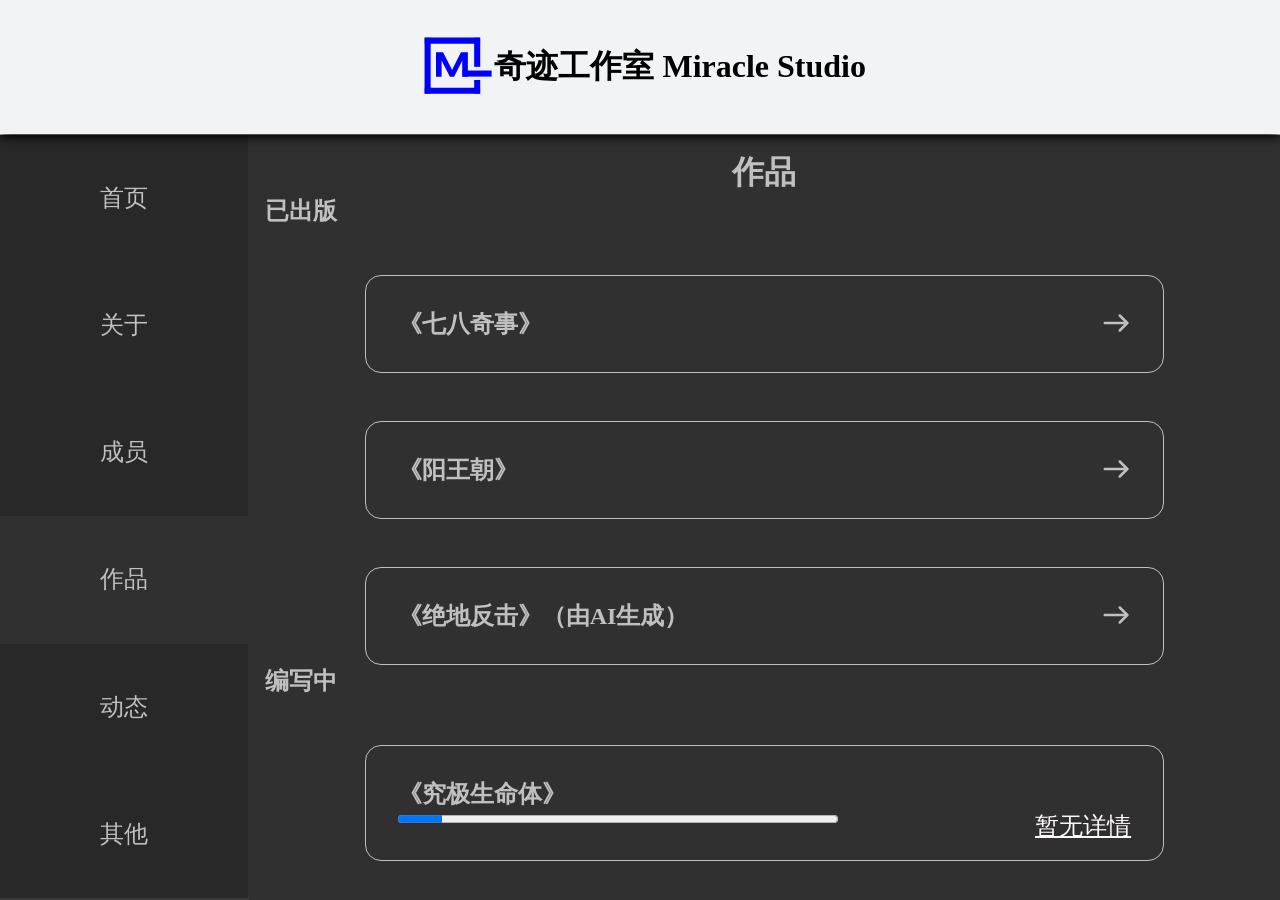
<file: works.html>
<!DOCTYPE html>
<html lang="zh-cn">
<head>
    <meta charset="UTF-8">
    <meta http-equiv="X-UA-Compatible" content="IE=edge">
    <meta name="viewport" content="width=device-width, initial-scale=1.0">
    <title>奇迹工作室</title>
    <link rel="icon" href="images/miracle-nobg.ico">
    <link rel="stylesheet" href="style/main.css">
    <style>
        nav a:nth-child(4){
            background-color: #303030;
            border-right: 1px solid #303030;
            color: #c0c0c0;
        }

        #main {
            overflow: auto; 
        }

        .details {
            margin-top: 3em;
            border-radius: 1em;
            padding: 2em;
            border: #c0c0c0 solid 1px;
            width: calc(80% - 4em - 2px);
            margin-left: 10%;
            margin-right: 10%;
            transition: background-color .2s linear;
        }

        .details:hover {
            background-color: #404040;
        }

        .details>h2 {
            display: inline-block;
        }

        .details progress {
            width: 60%;
        }
        
        .details a {
            float: right;
            text-decoration: underline;
            font-family: 宋体;
            font-size: 1.5em;
        }
    </style>
</head>
<body>
    <header>
        <div class="left">
            <img src="images/miracle.svg" style="height: 60%;" />
            <h1 style="display: inline-block;">奇迹工作室&nbsp;<wbr />Miracle&nbsp;Studio</h1>
        </div>
        <div id="nav-phone"><img src="images/nav-phone.svg" alt=""></div>
    </header>
    <div id="content">
        <nav>
            <a href="/.">首页</a>
            <a href="info">关于</a>
            <a href="members">成员</a>
            <a href="works">作品</a>
            <a href="activities">动态</a>
            <a href="others">其他</a>
        </nav>
        <div id="main">
            <h1>作品</h1>
            <div id="done">
                <h2>已出版</h2>
                <div class="details">
                    <h2>《七八奇事》</h2>
                    <a href="works/01"><img src="images/arrow-right.svg" alt="详情" /></a>
                </div>
                <div class="details">
                    <h2>《阳王朝》</h2>
                    <a href="works/02"><img src="images/arrow-right.svg" alt="详情" /></a>
                </div>
                <div class="details">
                    <h2>《绝地反击》（由AI生成）</h2>
                    <a href="works/03"><img src="images/arrow-right.svg" alt="详情" /></a>
                </div>
            </div>
            <div id="finishing">
                <h2>编写中</h2>
                <div class="details">
                    <h2>《究极生命体》</h2>
                    <br />
                    <progress value="10" max="100"></progress>
                    <a href="javascript:void">暂无详情</a>
                </div>
            </div>
        </div>
    </div>
    <div id="dark-bg-nav"></div>
    <script src="scripts/main.js"></script>
    <div id="dark-bg-nav"></div>
    <script src="scripts/main.js"></script>
</body>
</html>
</file>
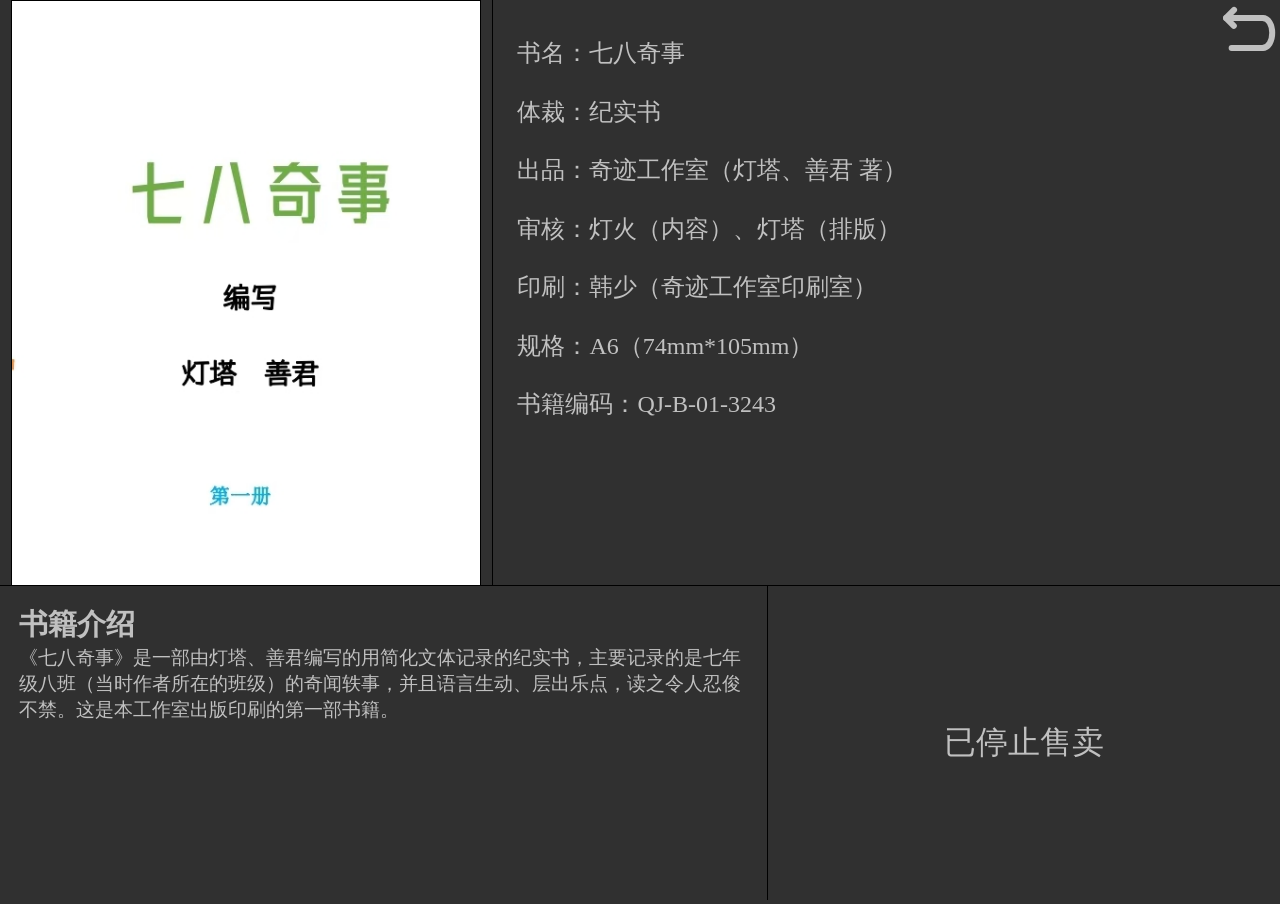
<file: works/01.html>
<!DOCTYPE html>
<html lang="zh-cn">

<head>
    <meta charset="UTF-8">
    <meta http-equiv="X-UA-Compatible" content="IE=edge">
    <meta name="viewport" content="width=device-width, initial-scale=1.0">
    <title>《七八奇事》</title>
    <link rel="shortcut icon" href="../images/miracle-nobg.ico" type="image/x-icon">
    <link rel="stylesheet" href="../style/main.css">
    <style>
        body {
            background-color: #303030;
        }

        #main {
            width: 100%;
            height: 100%;
            padding: 0;
            overflow: hidden;
        }
        
        #info {
            height: 65vh;
            width: 100%;
            display: flex;
            justify-content: space-around;
            align-items: center;
            border-bottom: solid #000 1px;
        }

        #imgs {
            width: 40%;
            height: 100%;
            display: flex;
            flex-wrap: wrap;
            justify-content: center;
            overflow: auto;
        }

        #imgs img {
            width: 95%;
            height: auto;
            border: #000 solid 1px;
        }

        #text {
            padding: 1em;
            width: 60%;
            height: calc(65vh - 2em);
            font-size: 1.5em;
            line-height: calc(65vh / 10);
            border-left: #000 solid 1px;
            overflow: auto;
        }

        @media screen and (max-width: 450px){
            #text {
                font-size: 1em;
                line-height: 2em;
            }
        }
        
        #sale {
            display: flex;
            height: calc(35vh - 1px);
            width: 100vw;
        }

        #sale .i {
            padding: 1em;
            height: calc(100% - 2em);
            width: calc(60% - 2em - 1px);
            border-right: #000 solid 1px;
            font-size: 1.2em;
            overflow: auto;
        }

        #sale .s {
            display: flex;
            width: 40%;
            height: 100%;
            font-size: 2em;
            justify-content: center;
            align-items: center;
        }

        #sale .s text {
            width: 100%;
            text-align: center;
        }

        #back {
            position: fixed;
            top: .2rem;
            right: .2rem;
            height: 60px;
            width: 60px;
            font-size: 1.5em;
            text-align: center;
            line-height: 100px;
        }

        #back :hover {
            background-color: #404040;
        }

        #back :active {
            background-color: #808080;
        }

        #window {
            position: absolute;
            top: 0;
            left: 0;
            display: none;
            width: 100%;
            height: 100%;
        }

        #window .bg {
            width: 100%;
            height: 100%;
            background-color: rgb(0, 0, 0, 50%);
        }

        #window .win {
            display: flex !important;
            justify-content: center;
            align-items: center;
            position: absolute;
            top: 0;
            left: 0;
            width: 100vw;
            height: 100vh;
        }

        #window .win img {
            width: 70vmin;
        }

        .win .shut {
            position: absolute;
            width: 30px;
            top: 2em;
            right: 2em;
            font-weight: bold;
        }

        .win .shut img {
            width: 30px !important;
        }
    </style>
</head>

<body>
    <div id="main">
        <div id="info">
            <div id="imgs">
                <img src="../images/《七八奇事》图片1.jpg" alt="《七八奇事》" onclick="show(0)" />
                <img src="../images/《七八奇事》图片2.jpg" alt="《七八奇事》" onclick="show(1)" />
            </div>
            <div id="text">
                书名：七八奇事<br />
                体裁：纪实书<br />
                出品：奇迹工作室（灯塔、善君 著）<br />
                审核：灯火（内容）、灯塔（排版）<br />
                印刷：韩少（奇迹工作室印刷室）<br />
                规格：A6（74mm*105mm）<br />
                书籍编码：QJ-B-01-3243<br />
            </div>
        </div>
        <div id="sale">
            <div class="i">
                <h2>书籍介绍</h2>
                《七八奇事》是一部由灯塔、善君编写的用简化文体记录的纪实书，主要记录的是七年级八班（当时作者所在的班级）的奇闻轶事，并且语言生动、层出乐点，读之令人忍俊不禁。这是本工作室出版印刷的第一部书籍。
            </div>
            <div class="s">
                <text>已停止售卖</text>
            </div>
        </div>
        <div id="back"><a href="../works"><img src="../images/back.svg" alt="" style="height: 60px;width: 60px;" /></a></div>
    </div>
    <div id="window">
        <div class="bg" onclick="shut()"></div>
        <div class="win">
            <div class="shut" onclick="shut()"><img src="../images/shut.svg" alt="" /></div>
            <img src="../images/《七八奇事》图片1.jpg" alt="" />
        </div>
        <div class="win">
            <div class="shut" onclick="shut()"><img src="../images/shut.svg" alt="" /></div>
            <img src="../images/《七八奇事》图片2.jpg" alt="">
        </div>
    </div>

    <script>
        function show(n) {
            var win = document.getElementById("window");
            var wins = document.getElementsByClassName("win");
            win.style.display = "block";
            wins[n].style.display = "block";
            for (var i = 0; i < wins.length; i++) {
                if (i == n) {
                    continue;
                } else {
                    wins[i].style.display = "none";
                }
            }
        }

        function shut() {
            document.getElementById("window").style.display = "none";
        }
    </script>
</body>

</html>
</file>
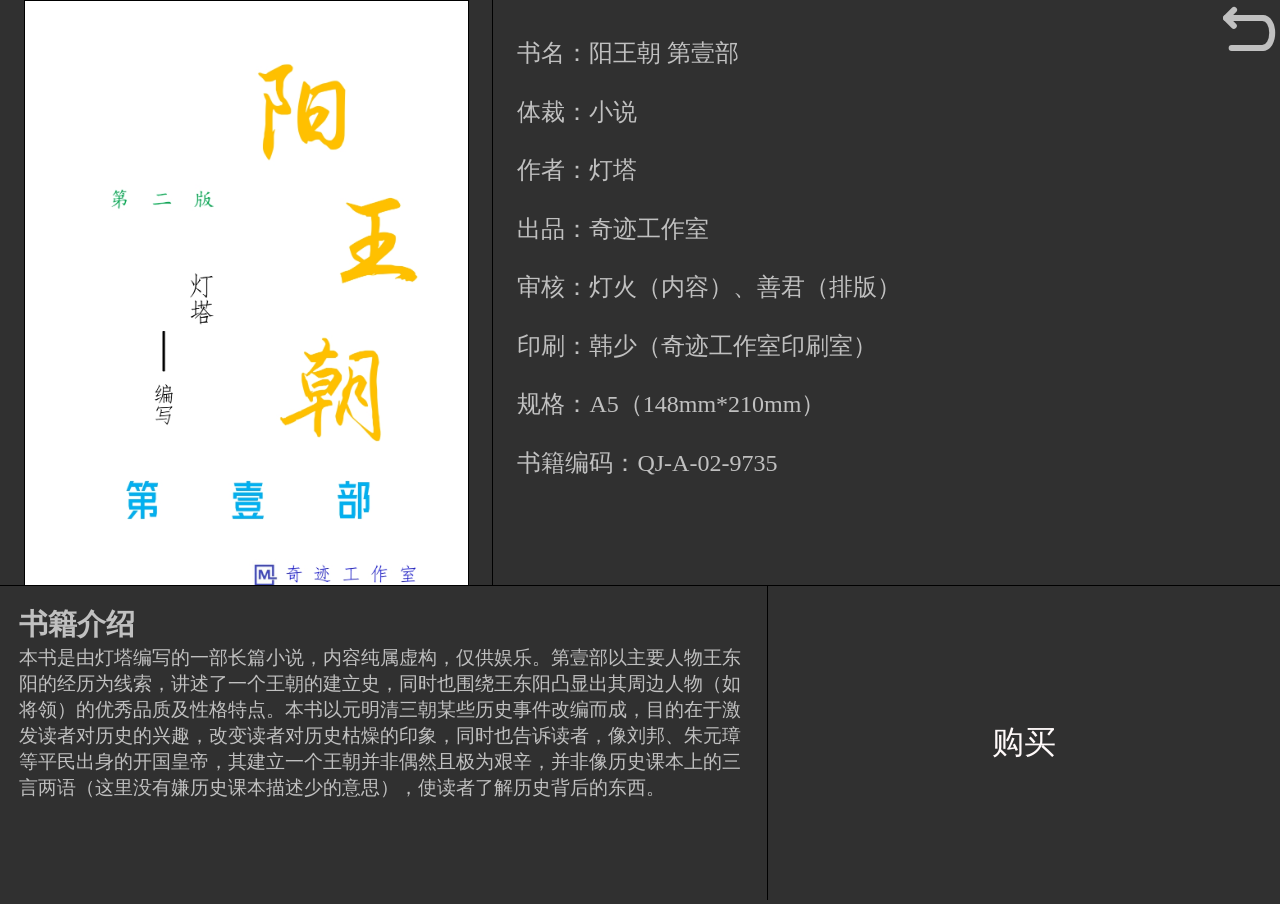
<file: works/02.html>
<!DOCTYPE html>
<html lang="zh-cn">
<head>
    <meta charset="UTF-8">
    <meta http-equiv="X-UA-Compatible" content="IE=edge">
    <meta name="viewport" content="width=device-width, initial-scale=1.0">
    <title>《阳王朝》</title>
    <link rel="shortcut icon" href="../images/miracle-nobg.ico" type="image/x-icon">
    <link rel="stylesheet" href="../style/main.css">
    <style>
        body {
            background-color: #303030;
        }

        #main {
            width: 100%;
            height: 100%;
            padding: 0;
            overflow: hidden;
        }

        #info {
            height: 65vh;
            width: 100%;
            display: flex;
            justify-content: space-around;
            align-items: center;
            border-bottom: solid #000 1px;
        }

        #imgs {
            width: 40%;
            height: 100%;
            display: flex;
            flex-wrap: wrap;
            justify-content: center;
            overflow: auto;
        }

        #imgs img {
            width: 90%;
            border: #000 solid 1px;
        }

        #text {
            padding: 1em;
            width: 60%;
            height: calc(65vh - 2em);
            font-size: 1.5em;
            line-height: calc(65vh / 10);
            border-left: #000 solid 1px;
            overflow: auto;
        }

        @media screen and (max-width: 450px){
            #text {
                font-size: 1em;
                line-height: 2em;
            }
        }
        
        #sale {
            display: flex;
            height: calc(35vh - 1px);
            width: 100vw;
        }

        #sale .i {
            padding: 1em;
            height: calc(100% - 2em);
            width: calc(60% - 2em - 1px);
            border-right: #000 solid 1px;
            font-size: 1.2em;
            overflow: auto;
        }

        #sale .s {
            display: flex;
            width: 40%;
            height: 100%;
            font-size: 2em;
            justify-content: center;
            align-items: center;
        }

        #sale .s text {
            width: 100%;
            text-align: center;
        }

        #sale .s:hover {
            background-color: #404040;
        }

        #sale .s:active {
            background-color: #202020;
        }

        #back {
            position: fixed;
            top: .2rem;
            right: .2rem;
            height: 60px;
            width: 60px;
            font-size: 1.5em;
            text-align: center;
            line-height: 100px;
        }

        #back :hover {
            background-color: #383838;
        }

        #back :active {
            background-color: #383838;
        }

        #window {
            position: absolute;
            top: 0;
            left: 0;
            display: none;
            width: 100%;
            height: 100%;
        }

        #window .bg {
            width: 100%;
            height: 100%;
            background-color: rgb(0, 0, 0, 50%);
        }

        #window .win {
            display: flex !important;
            justify-content: center;
            align-items: center;
            position: absolute;
            top: 0;
            left: 0;
            width: 100vw;
            height: 100vh;
        }

        #window .win img {
            width: 70vmin;
        }

        .win .shut {
            position: absolute;
            width: 30px;
            top: 2em;
            right: 2em;
            font-weight: bold;
        }

        .win .shut img {
            width: 30px !important;
        }
    </style>
</head>
<body>
    <div id="main">
        <div id="info">
            <div id="imgs">
                <img src="../images/《阳王朝》图片1.jpg" alt="《阳王朝》" onclick="show(0)" />
                <img src="../images/《阳王朝》图片2.jpg" alt="《阳王朝》" onclick="show(1)" />
            </div>
            <div id="text">
                书名：阳王朝&nbsp;第壹部<br />
                体裁：小说<br />
                作者：灯塔<br />
                出品：奇迹工作室<br />
                审核：灯火（内容）、善君（排版）<br />
                印刷：韩少（奇迹工作室印刷室）<br />
                规格：A5（148mm*210mm）<br />
                书籍编码：QJ-A-02-9735<br />
            </div>
        </div>
        <div id="sale">
            <div class="i">
                <h2>书籍介绍</h2>
                本书是由灯塔编写的一部长篇小说，内容纯属虚构，仅供娱乐。第壹部以主要人物王东阳的经历为线索，讲述了一个王朝的建立史，同时也围绕王东阳凸显出其周边人物（如将领）的优秀品质及性格特点。本书以元明清三朝某些历史事件改编而成，目的在于激发读者对历史的兴趣，改变读者对历史枯燥的印象，同时也告诉读者，像刘邦、朱元璋等平民出身的开国皇帝，其建立一个王朝并非偶然且极为艰辛，并非像历史课本上的三言两语（这里没有嫌历史课本描述少的意思），使读者了解历史背后的东西。
            </div>
            <a class="s" href="buy">
                <text>购买</text>
            </a>
        </div>
        <div id="back"><a href="../works"><img src="../images/back.svg" alt="返回" style="height: 60px;width: 60px;" /></a></div>
    </div>
    <div id="window">
        <div class="bg" onclick="shut()"></div>
        <div class="win">
            <div class="shut" onclick="shut()"><img src="../images/shut.svg" alt="" /></div>
            <img src="../images/《阳王朝》图片1.jpg" alt="" />
        </div>
        <div class="win">
            <div class="shut" onclick="shut()"><img src="../images/shut.svg" alt="" /></div>
            <img src="../images/《阳王朝》图片2.jpg" alt="">
        </div>
    </div>

    <script>
        function show(n) {
            var win = document.getElementById("window");
            var wins = document.getElementsByClassName("win");
            win.style.display = "block";
            wins[n].style.display = "block";
            for (var i = 0; i < wins.length; i++) {
                if (i == n) {
                    continue;
                } else {
                    wins[i].style.display = "none";
                }
            }
        }

        function shut() {
            document.getElementById("window").style.display = "none";
        }
    </script>
</body>
</html>
</file>
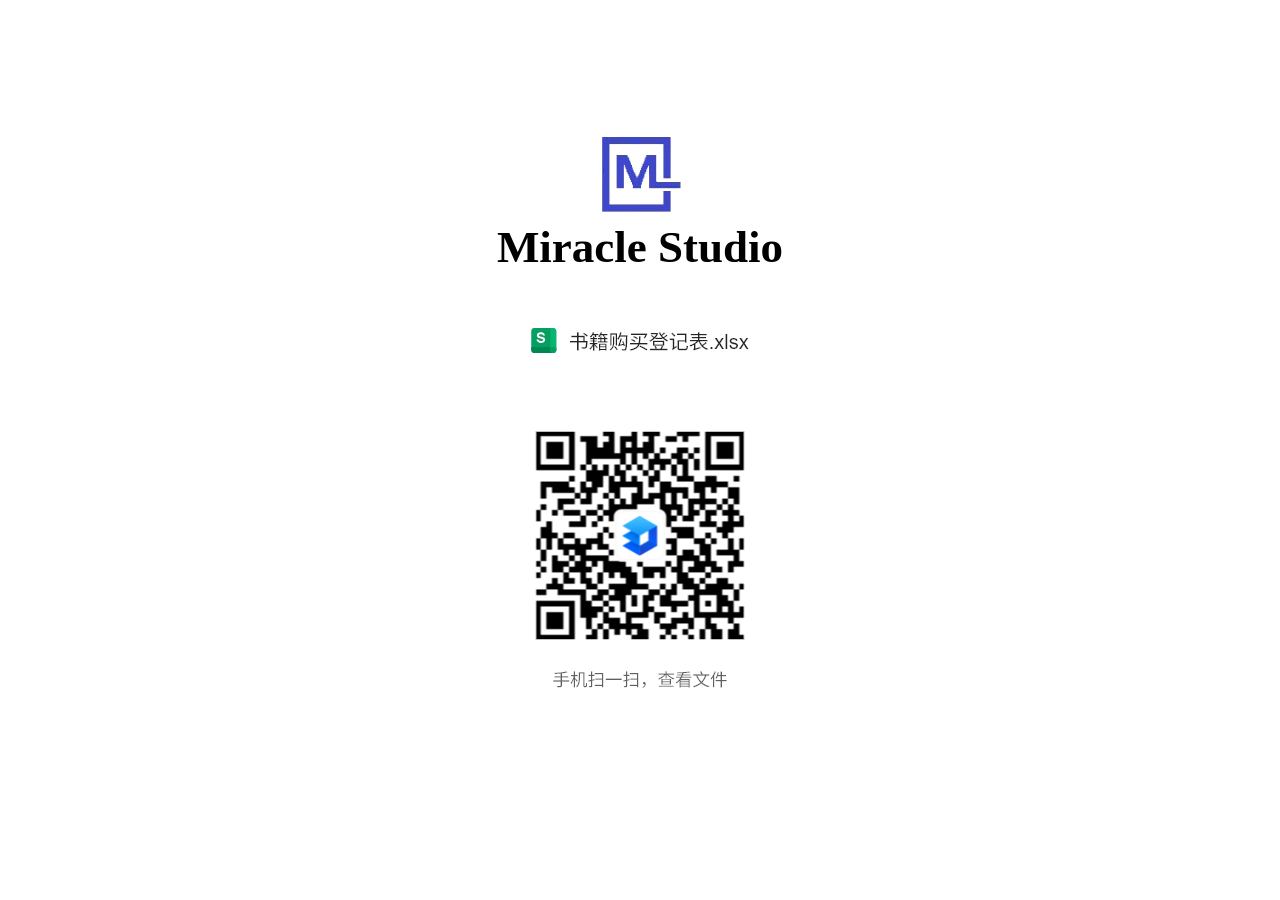
<file: works/buy.html>
<!DOCTYPE html>
<html lang="zh-cn">
<head>
	<meta charset="UTF-8">
	<meta name="viewport" content="width=device-width, initial-scale=1.0">
	<title>书籍购买</title>
	<link rel="icon" href="../images/miracle-nobg.ico">
    <link rel="stylesheet" href="../style/main.css">
	<style>
        @keyframes bg {
            0% {
                background-color: #000;
            }

            100% {
                background-color: #fff;
            }
        }

		body {
			display: flex;
            flex-direction: column;
			justify-content: center;
			align-items: center;
            animation: bg 1.5s linear;
		}
	</style>
</head>
<body>
    <a href="../.">
        <img src="../images/miracle-nobg.png" alt="Miracle Studio" style="width: 10vmin;" />
    </a>
    <span style="font-size: 5vmin;font-weight: bold;font-family: 'Times New Roman';color: #000;">Miracle Studio</span>
	<img src="../images/书籍购买登记表.xlsx.png" />
</body>
</html>
</file>
<file: style/main.css>
* {
    margin: 0px;
    padding: 0px;
}

html {
    scrollbar-width: 3px;
    scrollbar-color: #c0c0c0 initial;
}

::-webkit-scrollbar {
    width: 3px;
    height: 3px;
}

::-webkit-scrollbar-thumb {
    background-color: #808080;
    border-radius: 1.5px;
}

::-webkit-scrollbar-track {
    background-color: initial;
}

a {
    text-decoration: none;
    color: #fffafa;
}

body {
    height: 100vh;
    overflow: hidden;
}

header {
    position: absolute;
    top: 0;
    left: 0;
    width: 100%;
    display: flex;
    align-items: center;
    justify-content: center;
    background-color: #f1f3f4;
    height: calc(15vh - 1px);
    font-weight: 900;
    font-family: fangsong;
    box-shadow: 0 3px 10px #000;
    z-index: 1;
}

header .left {
    display: flex;
    height: 100%;
    width: 90vw;
    overflow: hidden;
    justify-content: center;
    align-items: center;
}

#nav-phone {
    display: none;
    float: right;
    height: 8vh;
}

#nav-phone img {
    height: 100%
}

#content {
    display: flex;
    width: 100vw;
    height: 85vh;
    position: absolute;
    bottom: 0;
    left: 0;
}

nav {
    display: inline-block;
    height: 100%;
    width: calc(20vw - 1px);
    background-color: #383838;
}

nav a {
    display: block;
    font-family: weiruanyahei;
    color: #c0c0c0;
    font-size: 1.5em;
    line-height: calc((85vh - 2px) / 6);
    text-align: center;
    height: calc((100% - 2px) / 6);
    background-color: #282828;
    transition: background-color .2s linear;
    border-right: 1px solid #303030;
}

nav a:hover {
    background-color: #383838;
}

#dark-bg-nav {
    display: none;
    background-color: #00000080;
    height: 100vh;
    width: 55%;
    position: fixed;
    top: 0;
    left: 0;
}

#main {
    display: inline-block;
    background-color: #303030;
    color: silver;
    align-self: stretch;
    height: calc(100% - 2em);
    width: 80vw;
    padding: 1em;
    overflow: auto;
}

#main>h1 {
    text-align: center;
}

#main>h2 {
    margin-top: 1em;
}

@media screen and (max-width: 600px) {
    nav {
        display: none;
        position: fixed;
        top: 0;
        right: 0;
        width: 45%;
        height: 100vh;
    }

    #main {
        width: 100vw;
    }

    #nav-phone {
        display: block;
    }

    header {
        font-size: smaller;
    }

    header .left {
        justify-content: left;
    }
}


/* 
 * Miracle Studio
 * Tower Sir & Kind Sir
 */
</file>
